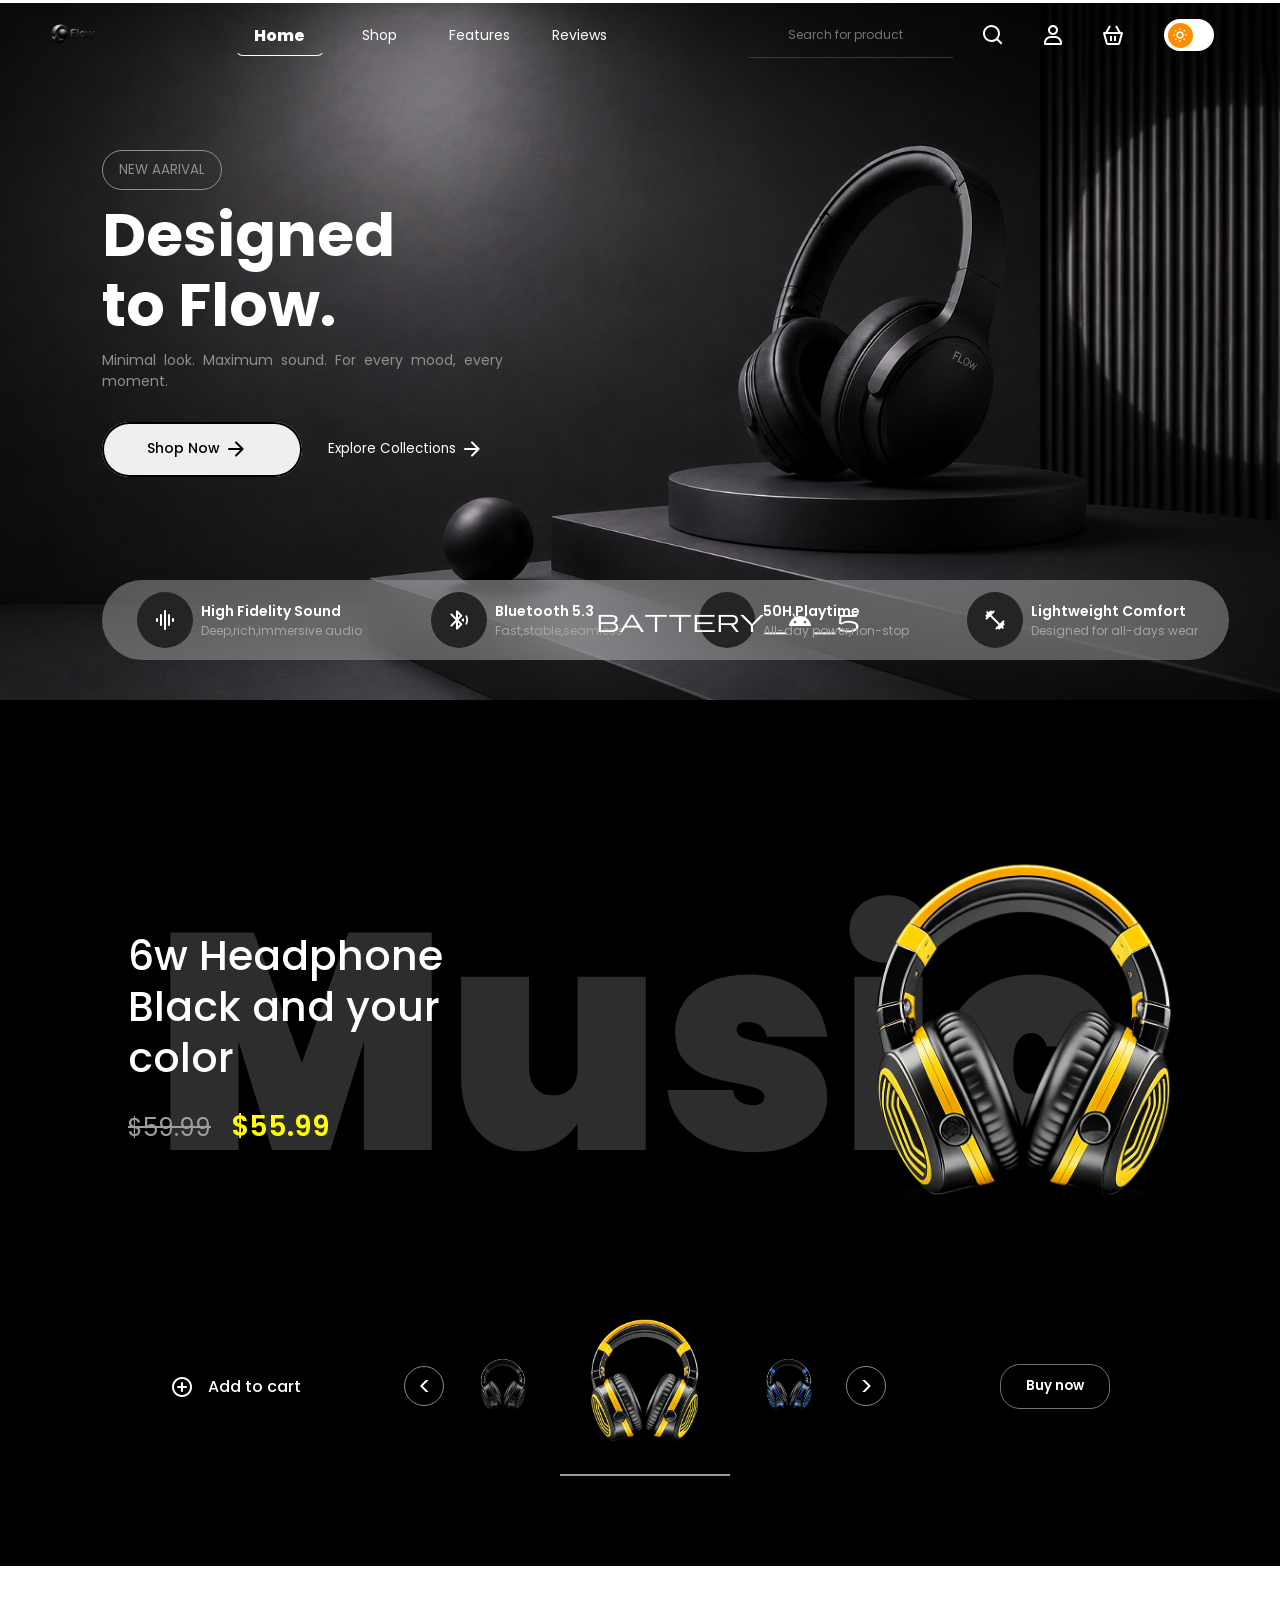
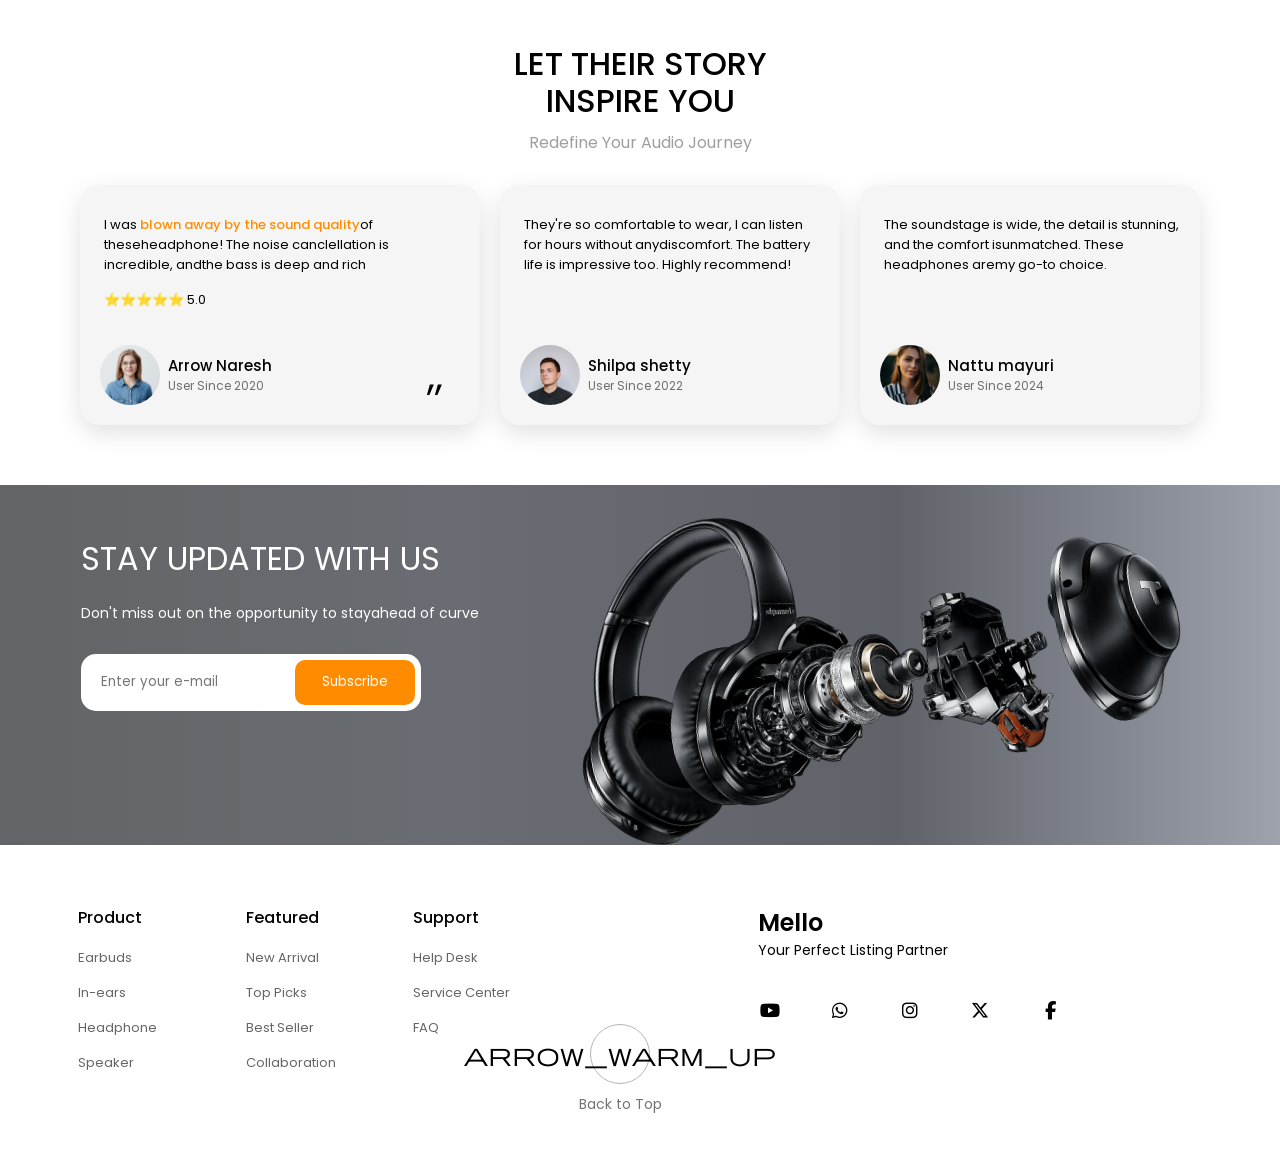
<file: index.html>
<!DOCTYPE html>
<html lang="en">
<head>
    <meta charset="UTF-8">
    <meta name="viewport" content="width=device-width, initial-scale=1.0">
    <title>Product Landing Page</title>
    <link rel="stylesheet" href="style.css">
    <link rel="stylesheet" href="https://fonts.googleapis.com/css2?family=Material+Symbols+Rounded:opsz,wght,FILL,GRAD@20..48,100..700,0..1,-50..200" />
    <link rel="stylesheet" href="https://cdnjs.cloudflare.com/ajax/libs/font-awesome/6.7.2/css/all.min.css">
</head>
<body>
    <div id="progress"></div>
    <div id="heroimgouterdiv">
        <header>
            <div id="logodiv"></div>
            <div id="categoryslist">
                <div class="list" id="homediv">Home</div>
                <div class="list">Shop</div>
                <div class="list">Features</div>
                <div class="list">Reviews</div>
            </div>
            <div id="icondiv">
                <input type="text" placeholder="Search for product" id="fieldtext">

                <div class="icons"><svg  xmlns="http://www.w3.org/2000/svg" width="24" height="24"  fill="currentColor" viewBox="0 0 24 24" ><path d="M10.5 19c1.98 0 3.81-.69 5.25-1.83L20 21.42l1.41-1.41-4.25-4.25a8.47 8.47 0 0 0 1.83-5.25c0-4.69-3.81-8.5-8.5-8.5S2 5.81 2 10.5 5.81 19 10.5 19m0-15c3.58 0 6.5 2.92 6.5 6.5S14.08 17 10.5 17 4 14.08 4 10.5 6.92 4 10.5 4"></path></svg></div>

                <div class="icons"><svg  xmlns="http://www.w3.org/2000/svg" width="24" height="24"  
                fill="currentColor" viewBox="0 0 24 24" ><path d="M12 12c2.76 0 5-2.24 5-5s-2.24-5-5-5-5 2.24-5 5 2.24 5 5 5m0-8c1.65 0 3 1.35 3 3s-1.35 3-3 3-3-1.35-3-3 1.35-3 3-3M4 22h16c.55 0 1-.45 1-1v-1c0-3.86-3.14-7-7-7h-4c-3.86 0-7 3.14-7 7v1c0 .55.45 1 1 1m6-7h4c2.76 0 5 2.24 5 5H5c0-2.76 2.24-5 5-5"></path></svg></div>

                <div class="icons"><svg  xmlns="http://www.w3.org/2000/svg" width="24" height="24"   fill="currentColor" viewBox="0 0 24 24" >
                <path d="M2.21 9.39c-.19.25-.25.57-.17.87l2.8 10.26c.24.87 1.03 1.47 1.93 1.47h10.47c.9 0 1.69-.61 1.93-1.47l2.8-10.26c.08-.3.02-.62-.17-.87a.99.99 0 0 0-.79-.39h-1.42l-3.71-6.5-1.74.99 3.15 5.5H6.72l3.15-5.5-1.74-.99L4.42 9H3a1 1 0 0 0-.79.39M17.24 20H6.76l-2.45-9h15.38z"></path><path d="M9 13h2v5H9zm4 0h2v5h-2z"></path></svg><div class="addtocartcount"><p id="itemcount"></p></div></div>
        </div>
            <div id="toggleBtndiv">
                <div id="toggleBtn">
                    <div class="suniconnill" id="suniconBtn"><svg  xmlns="http://www.w3.org/2000/svg" width="18" height="18"  
                    fill="currentColor" viewBox="0 0 24 24"  
                    transform="scale(-1,1) rotate(270)">
                   <path d="M6.99 12c0 2.76 2.25 5.01 5.01 5.01s5.01-2.25 5.01-5.01S14.76 6.99 12 6.99 6.99 9.24 6.99 12M12 8.99c1.66 0 3.01 1.35 3.01 3.01s-1.35 3.01-3.01 3.01S8.99 13.66 8.99 12 10.34 8.99 12 8.99M13 19h-2v2h2zM11 5h2V3h-2zm-8 6h2v2H3zm16 0h2v2h-2zM4.93 17.66l.71.7.7.71.71-.71.71-.7-.71-.71-.71-.71-.7.71zM17.66 4.93l-.71.71-.71.7.71.71.71.71.7-.71.71-.71-.71-.7zM4.93 6.34l.71.71.7.71.71-.71.71-.71-.71-.7-.71-.71-.7.71zm12.73 12.73.7-.71.71-.7-.71-.71-.7-.71-.71.71-.71.71.71.7z"></path></svg></div>

                    <div class="mooniconnill" id="mooniconBtn"><svg  xmlns="http://www.w3.org/2000/svg" width="16" height="16"  
                    fill="currentColor" viewBox="0 0 24 24"  
                    transform="scale(-1,1) rotate(270)">
                    <path d="M12.2 22c4.53 0 8.45-2.91 9.76-7.24a1.002 1.002 0 0 0-1.25-1.25c-.78.23-1.58.35-2.38.35-4.52 0-8.2-3.68-8.2-8.2 0-.8.12-1.6.35-2.38.11-.35.01-.74-.25-1s-.64-.36-1-.25A10.17 10.17 0 0 0 2 11.8C2 17.42 6.57 22 12.2 22M8.18 4.65c-.03.34-.05.68-.05 1.02 0 5.62 4.57 10.2 10.2 10.2.34 0 .68-.02 1.02-.05C17.93 18.38 15.23 20 12.2 20 7.68 20 4 16.32 4 11.8a8.15 8.15 0 0 1 4.18-7.15"></path></svg></div>
                </div>
            </div>
        </header>
        <div id="heroimageinfo">
            <button id="newaarivalBtn"> NEW AARIVAL</button>
            <h1>Designed<br> to Flow.</h1>
            <p>Minimal look. Maximum sound. For every mood, every moment.</p>
            <div id="buttonsDiv">
                <button id="shownowBtn" class="heroBtn">
                    <span class="text">Shop Now</span>
                    <span class="material-symbols-rounded arrow">arrow_forward</span>
                </button>
                <button id="explorecollections" class="heroBtn">
                    <span class="text">Explore Collections</span>
                    <span class="material-symbols-rounded arrow">arrow_forward</span>
                </button>
            </div>
        </div>
        <div id="featuresdiv">
            <div class="iconfeatures">
                <div class="featuresicondiv"><span class="material-symbols-rounded">graphic_eq</span></div>
                <div class="featuresmatter">
                    <p class="featureheading">High Fidelity Sound</p>
                    <p class="submatter">Deep,rich,immersive audio</p>
                </div>
            </div>
            <div class="iconfeatures">
                <div class="featuresicondiv"><span class="material-symbols-rounded">bluetooth_searching</span></div>
                <div class="featuresmatter">
                    <p class="featureheading">Bluetooth 5.3</p>
                    <p class="submatter">Fast,stable,seamless</p>
                </div>
            </div>
            <div class="iconfeatures">
                <div class="featuresicondiv"><span class="material-symbols-rounded">battery_android_5</span></div>
                <div class="featuresmatter">
                    <p class="featureheading">50H Playtime</p>
                    <p class="submatter">All-day power,non-stop</p>
                </div>
            </div>
            <div class="iconfeatures">
                <div class="featuresicondiv"><span class="material-symbols-rounded">fitness_center</span></div>
                <div class="featuresmatter">
                    <p class="featureheading">Lightweight Comfort</p>
                    <p class="submatter">Designed for all-days wear</p>
                </div>
            </div>
        </div>
    </div>
    <div id="secondheroimgouterdiv">
        <div id="textcolorinfodiv"><p id="headsetcolor">6w Headphone<br>Black and your color</p>
            <span id="price">$59.99</span><span id="originalprice">$55.99</span>
        </div>
        <div id="musicbigtextdiv">
            <p id="musictext">Music</p>
        </div>
        <div id="secondheadsetdiv"></div>
        <div id="headsettypesdiv">
            <div class="typesinnerdivs" id="listitems">
                <p id="addtocart"><span class="material-symbols-rounded">add_circle</span>
                <span>Add to cart</span></p></div>
            <div class="typesinnerdivs" id="centertypediv">
                <button class="leftandrightBtn" id="leftsideBtn">&lt;</button>
                <div class="smallimagsdiv" id="leftsideimage"></div>
                <div class="smallimagsdiv" id="centertypeimage"></div>
                <div class="smallimagsdiv"  id="rightsideimg"></div>
                <button class="leftandrightBtn" id="rightsideBtn">&gt;</button>
            </div>
            <div class="typesinnerdivs"><button id="buynowBtnredict">Buy now</button></div>
        </div>
        <div id="reviewouterdiv">
            <div id="theirstorydiv"><p id="letstory">LET THEIR STORY<br>INSPIRE YOU</p>
                <p id="redefine">Redefine Your Audio Journey</p></div>
            <div id="reviewcontentdiv">
                <div id="leftsidereview" class="peoplediv">
                    <div class="contenttext"><p class="reviewtaxt1">I was <span id="higlet">blown away by the sound quality</span>of these<br>headphone!
                         The noise canclellation is incredible, and<br>the bass is deep and rich</p>
                        <p id="rating">⭐⭐⭐⭐⭐ 5.0</p></div>
                    <div class="persondiv">
                        <div id="profilediv"></div>
                        <div class="namediv">
                            <p class="Username">Arrow Naresh</p><p class="usertime">User Since 2020</p></div>
                        <div class="personinnerdivs" id="colondiv">,,</div>
                    </div>
                </div>
                <div id="centersidereview" class="peoplediv">
                    <div class="contenttext"><p class="reviewtaxt1">They're so comfortable to wear, I can listen for hours without any<br>discomfort. The battery life is impressive too. Highly recommend!</p></div>
                    <div class="persondiv">
                        <div id="profilediv2"></div>
                        <div class="namediv">
                        <p class="Username">Shilpa shetty</p><p class="usertime">User Since 2022</p>
                        </div></div>
                </div>
                <div id="rightsidereview" class="peoplediv">
                    <div class="contenttext"><p class="reviewtaxt1">The soundstage is wide, the detail is stunning, and the comfort is<br>unmatched. These headphones are<br>my go-to choice.</p></div>
                    <div class="persondiv">
                        <div id="profilediv3"></div>
                        <div class="namediv">
                        <p class="Username">Nattu mayuri</p><p class="usertime">User Since 2024</p>
                        </div>
                    </div>
                </div>
            </div>
        </div>
        <div id="stayupdateddiv">
            <div id="emaildiv">
                <p id="staypara">STAY UPDATED WITH US</p>
                <p id="donotmisspara">Don't miss out on the opportunity to stay<br>ahead of curve</p>
                <div id="emailandbtndiv"><input type="email" placeholder="Enter your e-mail" id="bottomemail">
                       <button id="bottomBtn">Subscribe</button></div>
            </div>
            <div id="partsdiv"></div>
        </div>
        <footer>
            <div  class="footerboxes" id="footerinfodiv">
                <div class="footerinnerinfo">
                    <p class="productfeaturesupport">Product</p>
                    <ul class="listitems">
                        <a href=""><li>Earbuds</li></a>
                        <a href=""><li>In-ears</li></a>
                        <a href=""><li>Headphone</li></a>
                        <a href=""><li>Speaker</li></a>
                    </ul>
                </div>
                <div class="footerinnerinfo">
                    <p class="productfeaturesupport">Featured</p>
                    <ul class="listitems">
                        <a href=""><li>New Arrival</li></a>
                        <a href=""><li>Top Picks</li></a>
                        <a href=""><li>Best Seller</li></a>
                        <a href=""><li>Collaboration</li></a>
                    </ul>
                </div>
                <div class="footerinnerinfo">
                    <p class="productfeaturesupport">Support</p>
                    <ul class="listitems">
                        <a href=""><li>Help Desk</li></a>
                        <a href=""><li>Service Center</li></a>
                        <a href=""><li>FAQ</li></a>
                    </ul>
                </div>
            </div>
            <div  class="footerboxes" id="backtotop">
                <div id="returntotop"><span class="material-symbols-rounded">arrow_warm_up</span></div>
                <p id="backtotoptext">Back to Top</p>
            </div>
            <div  class="footerboxes" id="socialmediadiv">
                <div id="mellotextdiv">
                    <p id="mellotext">Mello</p>
                    <p id="perfect">Your Perfect Listing Partner</p>
                </div>
                <div id="socialiconsdivs">
                    <div class="iconssocial"><i class="fa-brands fa-youtube"></i></div>
                    <div class="iconssocial"><i class="fa-brands fa-whatsapp"></i></div>
                    <div class="iconssocial"><i class="fa-brands fa-instagram"></i></div>
                    <div class="iconssocial"><i class="fa-brands fa-x-twitter"></i></div>
                    <div class="iconssocial"><i class="fa-brands fa-facebook-f"></i></div>
                </div>
            </div>
        </footer>
    </div>
<script src="script.js"></script>
</body>
</html>
</file>
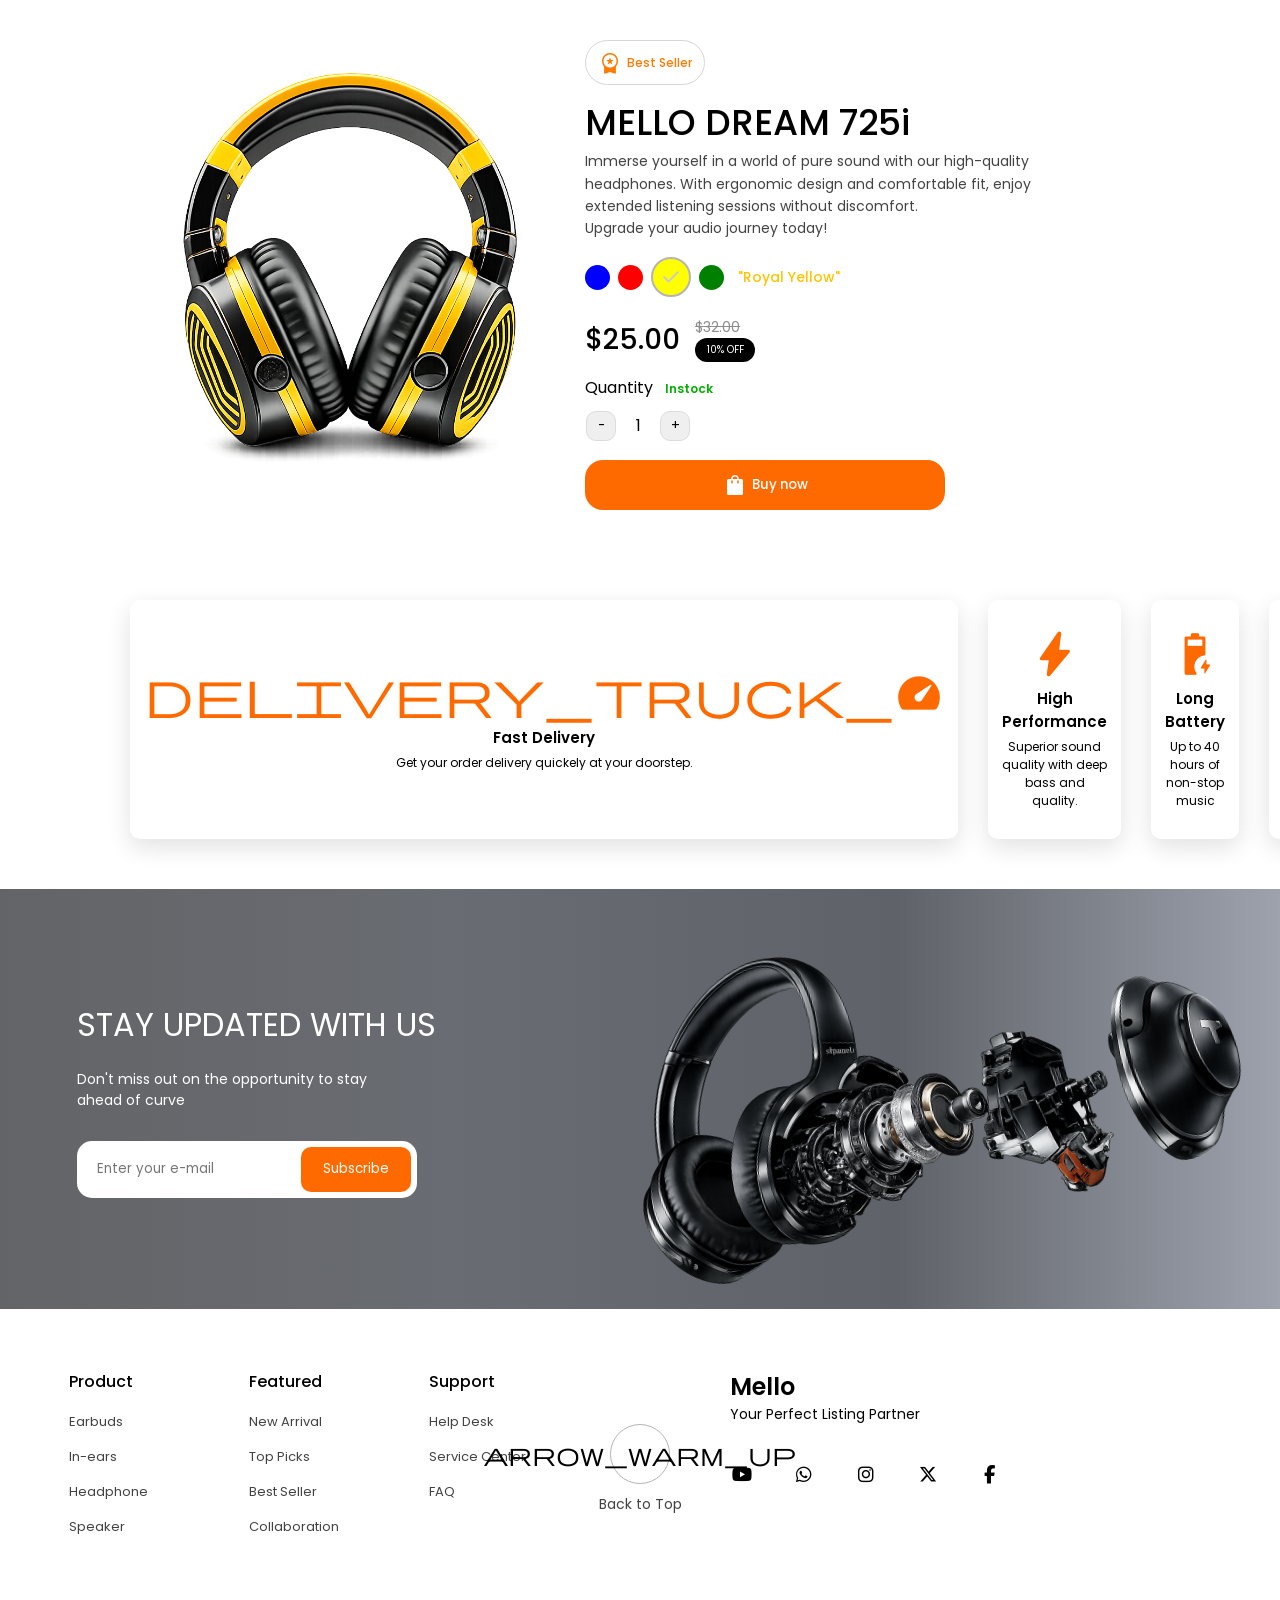
<file: mello-landing/landing index.html>
<!DOCTYPE html>
<html lang="en">
<head>
    <meta charset="UTF-8">
    <meta name="viewport" content="width=device-width, initial-scale=1.0">
    <title>Buy Page</title>
    <link rel="stylesheet" href="landing style.css">
    <link rel="stylesheet" href="https://fonts.googleapis.com/css2?family=Material+Symbols+Rounded:opsz,wght,FILL,GRAD@20..48,100..700,0..1,-50..200" />
    <link rel="stylesheet" href="https://cdnjs.cloudflare.com/ajax/libs/font-awesome/6.7.2/css/all.min.css">
</head>
<body>
    <div id="progress"></div>
<div id="buyimgdiv">
  <div id="mainimgdiv"></div>
  <div id="imginfo">
    <div id="bestseller"><span class="material-symbols-rounded">workspace_premium</span><span id="bestsellertext">Best Seller</span></div>
    <p id="mellodreamtext">MELLO DREAM 725i</p>
    <p id="subtextofinfo">Immerse yourself in a world of pure sound with our high-quality<br>headphones. With ergonomic design and comfortable fit, enjoy<br>extended listening sessions without discomfort.<br>Upgrade your audio journey today!</p>
    <div id="colorBtnsdiv">
        <div class="bluecolorBtn"></div>
        <div class="redcolorBtn"></div>
        <div class="yellowcolorBtn"></div>
        <div class="greencolorBtn"></div>
        <p id="colorname">"Royal Yellow"</p>
    </div>
    <div id="pricediv">
        <p id="originalpricediv">$25.00</p>
        <div id="offerdiv"><p id="cancleprice">$32.00</p><div id="offer">10% OFF</div></div>
    </div>
    <div id="quantitydiv">
        <div id="quantitytext"><span>Quantity</span> <span id="instock">Instock</span></div>
        <div id="buttonsaddlessdiv">
            <div id="leftBtn"><button id="lessBtn">-</button></div>
            <div id="numberscountdiv"><p id="itemcountnum">1</p></div>
            <div id="rightBtn"><button id="addBtn">+</button></div></div>
    </div>
    <button id="buynowBtn"><span class="material-symbols-rounded">shopping_bag</span>Buy now</button>
  </div>
</div>
<div id="featuresouterdiv">
    <div class="featuresinsidediv"><span class="material-symbols-rounded">delivery_truck_speed</span>
        <p class="featuresinfo">Fast Delivery</p><p class="getyourorderpara">Get your order delivery quickely at your doorstep.</p></div>
    <div class="featuresinsidediv"><span class="material-symbols-rounded">bolt</span>
        <p class="featuresinfo">High Performance</p><p class="getyourorderpara">Superior sound quality with deep bass and quality.</p></div>
    <div class="featuresinsidediv"><span class="material-symbols-rounded">battery_charging_90</span>
        <p class="featuresinfo">Long Battery</p><p class="getyourorderpara">Up to 40 hours of<br>non-stop music</p></div>
    <div class="featuresinsidediv"><span class="material-symbols-rounded">safety_check</span>
        <p class="featuresinfo">1 Year Warranty</p><p class="getyourorderpara">We provide 1 year warranty for peace of mind.</p></div>
</div>
<div id="stayupdateddiv">
            <div id="emaildiv">
                <p id="staypara">STAY UPDATED WITH US</p>
                <p id="donotmisspara">Don't miss out on the opportunity to stay<br>ahead of curve</p>
                <div id="emailandbtndiv"><input type="email" placeholder="Enter your e-mail" id="bottomemail">
                       <button id="bottomBtn">Subscribe</button></div>
            </div>
            <div id="partsdiv"></div>
        </div>
        <footer>
            <div  class="footerboxes" id="footerinfodiv">
                <div class="footerinnerinfo">
                    <p class="productfeaturesupport">Product</p>
                    <ul class="listitems">
                        <a href=""><li>Earbuds</li></a>
                        <a href=""><li>In-ears</li></a>
                        <a href=""><li>Headphone</li></a>
                        <a href=""><li>Speaker</li></a>
                    </ul>
                </div>
                <div class="footerinnerinfo">
                    <p class="productfeaturesupport">Featured</p>
                    <ul class="listitems">
                        <a href=""><li>New Arrival</li></a>
                        <a href=""><li>Top Picks</li></a>
                        <a href=""><li>Best Seller</li></a>
                        <a href=""><li>Collaboration</li></a>
                    </ul>
                </div>
                <div class="footerinnerinfo">
                    <p class="productfeaturesupport">Support</p>
                    <ul class="listitems">
                        <a href=""><li>Help Desk</li></a>
                        <a href=""><li>Service Center</li></a>
                        <a href=""><li>FAQ</li></a>
                    </ul>
                </div>
            </div>
            <div  class="footerboxes" id="backtotop">
                <div id="returntotop"><span class="material-symbols-rounded">arrow_warm_up</span></div>
                <p id="backtotoptext">Back to Top</p>
            </div>
            <div  class="footerboxes" id="socialmediadiv">
                <div id="mellotextdiv">
                    <p id="mellotext">Mello</p>
                    <p id="perfect">Your Perfect Listing Partner</p>
                </div>
                <div id="socialiconsdivs">
                    <div class="iconssocial"><i class="fa-brands fa-youtube"></i></div>
                    <div class="iconssocial"><i class="fa-brands fa-whatsapp"></i></div>
                    <div class="iconssocial"><i class="fa-brands fa-instagram"></i></div>
                    <div class="iconssocial"><i class="fa-brands fa-x-twitter"></i></div>
                    <div class="iconssocial"><i class="fa-brands fa-facebook-f"></i></div>
                </div>
            </div>
        </footer>
<script src="landing script.js"></script>
</body>
</html>
</file>
<file: style.css>
@import url('https://fonts.googleapis.com/css2?family=Inter:ital,opsz,wght@0,14..32,100..900;1,14..32,100..900&family=Josefin+Sans:ital,wght@0,100..700;1,100..700&family=Merienda:wght@300..900&family=Montserrat:ital,wght@0,100..900;1,100..900&family=Pixelify+Sans:wght@400..700&family=Poppins:ital,wght@0,100;0,200;0,300;0,400;0,500;0,600;0,700;0,800;0,900;1,100;1,200;1,300;1,400;1,500;1,600;1,700;1,800;1,900&family=Splash&display=swap');

*{
    margin:0px;
    padding: 0px;
    box-sizing: border-box;
    font-family: "Poppins", sans-serif;
}
html{
    -webkit-text-size-adjust: 100%;
}
body{
    overflow-x: hidden;
}

#heroimgouterdiv{
    min-height: 700px;
    width: 100%;
    background-color: black;
    background-image: url("heroimage.png");
    background-position: center;
    background-repeat: no-repeat;
    background-size: cover;
    display: flex;
    flex-direction: column;
    padding-bottom: 40px;
}
header{
    width: 100%;
    min-height: 50px;
    display: flex;
    justify-content: space-between;
    align-items: center;
    flex-wrap: wrap;
    gap: 12px 16px;
    padding: 10px clamp(16px, 4vw, 60px) 0;
}
#logodiv{
    height: 50px;
    width: 50px;
    flex-shrink: 0;
    border-radius: 50%;
    background-image: url("logo.png");
    background-size:cover;
    background-repeat: no-repeat;
    background-position: center;
}
#categoryslist{
    min-height: 50px;
    flex: 1 1 auto;
    display: flex;
    justify-content: center;
    align-items: center;
}
.list{
    height: 42px;
    width: 90px;
    flex-shrink: 0;
    border: 1px solid transparent;
    display: flex;
    justify-content: center;
    align-items: center;
    margin-left: 10px;
    cursor: pointer;
    font-size: 14px;
    color: white;
}
.list:hover{
    border-bottom: 1px solid white;
    border-radius: 8px;
    transition: 0.6s;
    transform: scale(1.1);
}
#homediv{
    border-bottom: 1px solid white;
    border-radius: 8px;
    font-weight: 800;
    font-size: 16px;
}
#icondiv{
    height: 50px;
    width: auto;
    display: flex;
    justify-content: flex-end;
    align-items: center;
}
.icons{
    height: 30px;
    width: 40px;
    flex-shrink: 0;
    display: flex;
    justify-content: center;
    align-items: center;
    margin-left: 20px;
    color: white;
}
.addtocartcount{
    height: 20px;
    width: 24px;
    border-radius: 50%;
    background-color: red;
    position: relative;
    right: 10px;
    bottom: 5px;
    font-size: 10px;
    font-weight: 600;
    display: flex;
    justify-content: center;
    align-items: center;
}
#itemcount{
    position: relative;
    left: 7px;
    top: 2px;
}
.icons svg{
    transition: all 0.3s ease;
    cursor: pointer;
}
.icons:hover svg{
    transform: scale(1.2);
}
#fieldtext{
    height: 45px;
    width: clamp(140px, 16vw, 220px);
    min-width: 0;
    outline: none;
    background-color: transparent;
    border: none;
    border-bottom: 1px solid rgba(92, 92, 92, 0.541);
    color: white;
    padding-left: 40px;
    font-size: 12px;
}
#toggleBtndiv{
    height: 50px;
    width: 80px;
    flex-shrink: 0;
    display: flex;
    justify-content: center;
    align-items: center;
}
#toggleBtn{
    height: 32px;
    width: 50px;
    background-color: white;
    border-radius: 25px;
    display: flex;
    justify-content: space-between;
    align-items: center;
    padding-right: 4px;
    padding-left: 4px;
    cursor: pointer;
}
.suniconnill{
    height: 25px;
    width: 25px;
    background-color: rgb(255, 140, 0);
    border-radius: 50%;
    display: flex;
    justify-content: center;
    align-items: center;
    cursor: pointer;
    color: white;
}
.mooniconnill{
    height: 25px;
    width: 25px;
    background-color: rgb(0, 0, 0);
    border-radius: 50%;
    display: flex;
    justify-content: center;
    align-items: center;
    cursor: pointer;
}
#mooniconBtn svg{
    position: relative;
    left: 5px;
    top: 3px;
}
#heroimageinfo{
    width: 50%;
    max-width: 620px;
    flex: 1 1 auto;
    margin-top: clamp(30px, 7vw, 90px);
    margin-bottom: 40px;
    margin-left: clamp(20px, 8vw, 120px);
}
#newaarivalBtn{
    height: 40px;
    width: 120px;
    outline: none;
    background-color: transparent;
    border: 0.5px solid rgb(143, 143, 143);
    border-radius: 30px;
    color: rgb(143, 143, 143);
    cursor: pointer;
}
#heroimageinfo h1{
    font-size: clamp(38px, 6vw, 60px);
    color: white;
    line-height: 1.17;
    margin-top: 10px;
}
#heroimageinfo p{
    font-size: 14px;
    word-spacing: 4px;
    margin-top: 10px;
    color: rgb(143, 143, 143);
    max-width: 440px;
}
#buttonsDiv{
    display: flex;
    flex-wrap: wrap;
    align-items: center;
    gap: 14px 20px;
    margin-top: 30px;
}
#shownowBtn{
    position: relative;
    overflow: hidden;
    width: 200px;
    max-width: 100%;
    height: 55px;
    box-shadow: inset 0 0 0 2px #000;
    border-radius: 50px;
    font-size: 14px;
    font-weight: 500;
    color: #000;
    cursor: pointer;
}
#shownowBtn span{
    position: relative;
    z-index: 2;
    transition: color 0.3s ease;
}
/* Top part */
#shownowBtn::before{
    content: "";
    position: absolute;
    top: 0;
    left: 0;
    width: 100%;
    height: 60%;
    background: #000;
    transform: scaleX(0);
    transform-origin: left;
    transition: transform 0.3s ease;
}
/* Bottom part */
#shownowBtn::after{
    content: "";
    position: absolute;
    bottom: 0;
    right: 0;
    width: 100%;
    height: 60%;
    background: #000;
    transform: scaleX(0);
    transform-origin: right;
    transition: transform 0.3s ease;
}
@media (hover: hover) and (pointer: fine){
    #shownowBtn:hover::before,
    #shownowBtn:hover::after{
        transform: scaleX(1);
    }
    #shownowBtn:hover span{
        color: #fff;
    }
}
.heroBtn{
    border: none;
}
#explorecollections{
    height: 55px;
    padding: 0 6px;
    background-color: transparent;
    margin: 0px;
    color: #fff;
    cursor: pointer;
}
.material-symbols-rounded{
    font-size: 24px;
    line-height: 1;
    vertical-align: middle;
    margin-right: 10px;
}
#featuresdiv{
    min-height: 80px;
    width: auto;
    background-color: rgb(255, 255, 255,0.3);
    backdrop-filter: blur(30px);
    -webkit-backdrop-filter: blur(30px);
    isolation: isolate;
    position: relative;
    margin-top: auto;
    margin-left: clamp(16px, 8vw, 120px);
    margin-right: clamp(16px, 4vw, 60px);
    display: flex;
    justify-content: space-between;
    align-items: center;
    border-radius: 50px;
    padding: 12px 8px 12px 8px;
}
.iconfeatures{
    flex: 1 1 0;
    min-width: 0;
    display: flex;
    justify-content: center;
    align-items: center;
    gap: 8px;
}
.featuresicondiv{
    height: 56px;
    width: 56px;
    flex-shrink: 0;
    background-color: rgb(36, 36, 36);
    border-radius: 50%;
    display: flex;
    justify-content: center;
    align-items: center;
    padding-left: 11px;
    color: #fff;
}
.featuresmatter{
    flex: 0 1 auto;
    min-width: 0;
}
.featureheading{
    font-size: 14px;
    font-weight: 600;
    color: #fff;
}
.submatter{
    font-size: 12px;
    color: rgb(165, 165, 165);
}

#secondheroimgouterdiv{
    width: 100%;
    background-color: rgb(0, 0, 0);
    padding-top: clamp(50px, 8vw, 100px);
    display: grid;
    grid-template-columns: repeat(2, minmax(0, 1fr));
    align-items: start;
}
#secondheroimgouterdiv > *{
    grid-column: 1 / -1;
}
#textcolorinfodiv{
    grid-area: 1 / 1 / 2 / 2;
    align-self: center;
    position: relative;
    z-index: 2;
    max-width: 500px;
    padding: 0 20px 0 clamp(20px, 10vw, 150px);
    color: #fff;
    line-height: 50px;
}
#musicbigtextdiv{
    grid-area: 1 / 1 / 2 / 3;
    align-self: center;
    position: relative;
    z-index: 0;
    width: 100%;
    display: flex;
    justify-content: center;
    align-items: center;
}
#musictext{
    font-size: clamp(80px, 24vw, 350px);
    line-height: 1.1;
    font-weight: 900;
    color: rgb(91, 91, 91,0.5);
}
#secondheadsetdiv{
    grid-area: 1 / 2 / 2 / 3;
    justify-self: end;
    align-self: center;
    position: relative;
    z-index: 1;
    width: clamp(240px, 38vw, 500px);
    aspect-ratio: 1 / 1;
    margin-right: clamp(10px, 3vw, 40px);
    background-image: url("yellowheadset.png");
    background-repeat: no-repeat;
    background-position: center;
    background-size: cover;
}
#headsetcolor{
    font-size: clamp(26px, 3.2vw, 45px);
    line-height: 1.25;
    font-weight: 500;
}
#price{
    font-size: clamp(18px, 2vw, 24px);
    text-decoration: line-through;
    color: #9e9e9e;
}
#originalprice{
    margin-left: 20px;
    font-size: clamp(20px, 2.2vw, 28px);
    font-weight: 600;
    color: yellow;
}
#textcolorinfodiv #price{
    display: inline-block;
    margin-top: 20px;
}
#headsettypesdiv{
    width: 100%;
    display: flex;
    justify-content: center;
    align-items: center;
    flex-wrap: wrap;
    padding: 0 12px;
}
.typesinnerdivs{
    height: clamp(150px, 18vw, 200px);
    flex: 0 1 250px;
    min-width: 0;
    margin-left: 10px;
    display: flex;
    justify-content: center;
    align-items: center;
    gap: 8px;
}
#centertypediv{
    flex: 0 1 550px;
}
#addtocart{
    font-size: 16px;
    font-weight: 500;
    color: #fff;
    cursor: pointer;
}
.leftandrightBtn{
    height: 40px;
    width: 40px;
    flex-shrink: 0;
    display: flex;
    justify-content: center;
    align-items: center;
    border: 1px solid rgb(137, 137, 137);
    background-color: transparent;
    border-radius: 50%;
    cursor: pointer;
    color: #fff;
    font-size: 24px;
}
.smallimagsdiv{
    height: 70%;
    flex: 1 1 0;
    min-width: 0;
    max-width: 100px;
}
#colorname{
    color: rgb(255, 213, 0);
}
#centertypeimage{
    height: 90%;
    max-width: 170px;
    flex: 1.7 1 0;
    background-image: url("yellowheadset.png");
    background-position: center;
    background-repeat: no-repeat;
    background-size: cover;
    background-position-x: 60%;
    border-bottom: 2px solid rgb(155, 155, 155);
}
#leftsideimage{
    background-image: url("blackHeadset.png");
    background-position: center;
    background-repeat: no-repeat;
    background-size: contain;
}
#rightsideimg{
    background-image: url("BlueHeadset.png");
    background-position: center;
    background-repeat: no-repeat;
    background-size: contain;
}
#buynowBtnredict{
    height: 45px;
    width: 110px;
    background-color: black;
    border-radius: 20px;
    outline: none;
    font-weight: 600;
    cursor: pointer;
    color: #fff;
    border: 1px solid rgb(116, 116, 116);
}

#reviewouterdiv{
    width: 100%;
    background-color: white;
    padding: 70px 20px 60px;
    margin-top: 80px;
}
#theirstorydiv{
    width: 100%;
    padding: 10px 0 20px;
    display: flex;
    flex-direction: column;
    justify-content: center;
    align-items: center;
    text-align: center;
}
#letstory{
    text-align: center;
    font-size: clamp(22px, 3vw, 32px);
    font-weight: 500;
    line-height: 1.15;
}
#redefine{
    font-size: 16px;
    color: #9e9e9e;
    margin-top: 10px;
}
#reviewcontentdiv{
    width: 100%;
    margin-top: 10px;
    display: flex;
    justify-content: center;
    align-items: stretch;
    gap: 20px;
}
.peopledivchange,
.peoplediv{
    flex: 1 1 280px;
    max-width: 340px;
    min-height: 240px;
    border-radius: 20px;
    display: flex;
    flex-direction: column;
    justify-content: space-between;
}
.peopledivchange{
    background-color: rgb(0, 0, 0);
    box-shadow: 0 8px 24px rgba(254, 254, 254, 0.12);
    color: white;
}
.peoplediv{
    background-color: rgb(245, 245, 245);
    box-shadow: 0 8px 24px rgba(0, 0, 0, 0.12);
    color: #000;
}
#leftsidereview{
    flex-basis: 340px;
    max-width: 400px;
}
.contenttext{
    width: 100%;
    border-top-left-radius: 10px;
    border-top-right-radius: 10px;
}
.persondiv{
    width: 100%;
    border-bottom-left-radius: 10px;
    border-bottom-right-radius: 10px;
    display: flex;
    justify-content: flex-start;
    align-items: center;
    padding: 0 20px;
    margin: 16px 0 20px;
}
.reviewtaxt1{
    font-size: 13px;
    padding-top: 30px;
    padding-left: 24px;
    padding-right: 20px;
}
.reviewtaxt1 br,
#donotmisspara br{
    content: " ";
}
#higlet{
    color: rgb(255, 141, 1);
    font-weight: 500;
}
#rating{
    font-size: 13px;
    margin-top: 15px;
    padding-left: 24px;
}
#profilediv,
#profilediv2,
#profilediv3{
    height: 60px;
    width: 60px;
    flex-shrink: 0;
    border-radius: 50%;
    background-position: center;
    background-size: cover;
    background-repeat: no-repeat;
}
#profilediv{
    background-image: url("profile1image.png");
}
#profilediv2{
    background-image: url("profile2image.png");
}
#profilediv3{
    background-image: url("profile3image.png");
}
.namediv{
    min-width: 0;
    margin-left: 8px;
}
.Username{
    font-size: 15px;
    font-weight: 500;
}
.usertime{
    font-size: 12px;
    color: #706f6f;
}
#colondiv{
    margin-left: auto;
    width: 50px;
    flex-shrink: 0;
    font-size: 40px;
    display: flex;
    justify-content: center;
    align-items: center;
}
#stayupdateddiv{
    min-height: 300px;
    width: 100%;
    position: relative;
    z-index: 2;
    background: linear-gradient(90deg,#636467 0%,#696C72 35%,#5F6268 70%,#9da2ad 100%);
    display: flex;
    justify-content: space-between;
    align-items: flex-start;
}
#emaildiv{
    flex: 0 1 460px;
    min-width: 0;
    margin-top: 10px;
    margin-left: clamp(0px, 4vw, 60px);
    padding: 40px 20px 30px 30px;
}
#partsdiv{
    height: auto;
    aspect-ratio: 700 / 360;
    width: min(700px, 55vw);
    flex-shrink: 0;
    position: relative;
    right: 90px;
    background-image: url("partsimage.png");
    background-position: center;
    background-repeat: no-repeat;
    background-size: cover;
    transform: rotate(-10deg);
}
#staypara{
    font-size: clamp(22px, 3vw, 32px);
    color: #fff;
}
#donotmisspara{
    font-size: 14px;
    color: #fff;
    margin-top: 20px;
}
#emailandbtndiv{
    height: 57px;
    width: 100%;
    max-width: 340px;
    background-color: white;
    display: flex;
    justify-content: center;
    align-items: center;
    margin-top: 30px;
    border-radius: 15px;
    padding-right: 6px;
}
#bottomemail{
    flex: 1 1 auto;
    min-width: 0;
    height: 100%;
    padding-left: 20px;
    padding-right: 10px;
    outline: none;
    border: none;
    background: transparent;
    border-radius: 15px;
}
#bottomBtn{
    height: 45px;
    width: 120px;
    flex-shrink: 0;
    border: none;
    background-color: rgb(255, 140, 0);
    color: #fff;
    border-radius: 10px;
    cursor: pointer;
}
footer{
    width: 100%;
    min-height: 310px;
    background-color: #fff;
    color: #000;
    padding: 60px clamp(16px, 3vw, 40px) 20px;
    display: flex;
    justify-content: space-between;
    align-items: stretch;
    gap: 20px;
}
.footerboxes{
    min-width: 0;
}
#footerinfodiv{
    flex: 1 1 40%;
    display: flex;
    justify-content: flex-end;
    align-items: flex-start;
}
#backtotop{
    flex: 0 0 10%;
    min-width: 90px;
    display: flex;
    justify-content: flex-end;
    align-items: center;
    flex-direction: column;
    padding-bottom: 20px;
}
#socialmediadiv{
    flex: 1 1 40%;
    display: flex;
    flex-direction: column;
    justify-content: flex-start;
    align-items: flex-start;
    margin-left: 40px;
}
.footerinnerinfo{
    width: 140px;
    margin-left: 40px;
}
.productfeaturesupport{
    font-size: 16px;
    font-weight: 500;
}
.listitems{
    font-size: 13px;
    line-height: 35px;
    list-style: none;
    text-decoration: none;
    margin-top: 10px;
}
ul a{
    text-decoration: none;
    color: #656565;
}
#returntotop{
    height: 60px;
    width: 60px;
    border: 1px solid rgb(181, 181, 181);
    border-radius: 50%;
    display: flex;
    justify-content: center;
    align-items: center;
    padding-left: 10px;
    cursor: pointer;
}
#backtotoptext{
    font-size: 14px;
    color: #747474;
    margin-top: 10px;
    white-space: nowrap;
}
#socialiconsdivs{
    width: 100%;
    display: flex;
    flex-wrap: wrap;
    justify-content: flex-start;
    align-items: flex-start;
    gap: 10px;
    margin-top: 20px;
}
#mellotextdiv{
    width: 100%;
}
.iconssocial{
    height: 60px;
    width: 60px;
    display: flex;
    justify-content: center;
    align-items: center;
    font-size: 18px;
}
.iconssocial:hover{
    transform: scale(1.4);
    transition: 1s;
    cursor: pointer;
}
#mellotext{
    font-size: 24px;
    font-weight: 600;
    margin-left: 18px;
}
#perfect{
    font-size: 14px;
    margin-left: 18px;
}
#progress{
    position: fixed;
    top: 0px;
    left: 0px;
    z-index: 100;
    background-color: rgb(255, 255, 255);
    height: 3px;
    width: 100%;
    animation: grow linear;
    transform-origin: left;
    animation-timeline: scroll();
}
@keyframes grow{
    from{ transform: scaleX(0); }
    to{ transform: scaleX(1); }
}
#textcolorinfodiv{
    animation: headingmask linear both;
    animation-timeline: view();
    animation-range: entry 0% cover 40%;
}
@keyframes headingmask{
    from{
        opacity: 0;
        filter: blur(10px);
    }
    to{
        opacity: 1;
        filter: blur(0);
    }
}

@media (max-width: 1200px){
    .list{ width: 80px; }
    .icons{ margin-left: 12px; }
    #fieldtext{ width: 160px; }
    #leftsidereview{ flex-basis: 300px; }
    .footerinnerinfo{ width: 120px; margin-left: 24px; }
    #socialmediadiv{ margin-left: 20px; }
    #partsdiv{ right: 40px; }
}

@media (max-width: 1024px){
    #icondiv{ order: 2; margin-left: auto; }
    #toggleBtndiv{ order: 3; width: 70px; }
    #categoryslist{
        order: 4;
        flex: 1 1 100%;
        overflow-x: auto;
        justify-content: center;
        scrollbar-width: none;
    }
    .list:first-child{ margin-left: 0; }

    /* hero */
    #heroimgouterdiv{ background-position: 70% center; }
    #heroimageinfo{ width: 65%; }
    #featuresdiv{
        display: grid;
        grid-template-columns: repeat(2, minmax(0, 1fr));
        gap: 10px 8px;
        border-radius: 32px;
        padding: 14px 12px;
    }
    .iconfeatures{ justify-content: flex-start; padding-left: 8px; }

    /* product row */
    #headsettypesdiv{ gap: 10px 0; }
    #centertypediv{ order: -1; flex: 1 1 100%; margin-left: 0; }
    .typesinnerdivs{ height: auto; min-height: 70px; flex: 1 1 40%; }
    #centertypediv{ height: clamp(150px, 26vw, 200px); }
    .typesinnerdivs:last-child{ margin-left: 0; }

    /* reviews */
    #reviewouterdiv{ margin-top: 60px; }

    #stayupdateddiv{ flex-direction: column; align-items: center; padding-bottom: 20px; }
    #emaildiv{ flex: none; width: 100%; max-width: 520px; margin-left: 0; padding: 40px 24px 10px; }
    #partsdiv{ right: 0; width: min(560px, 88vw); transform: rotate(-6deg); margin: 10px 0 40px; }

    /* footer */
    footer{ flex-direction: column; align-items: flex-start; min-height: 0; padding-top: 50px; gap: 30px; }
    .footerboxes{ width: 100%; }
    #footerinfodiv{ flex: none; justify-content: flex-start; flex-wrap: wrap; gap: 20px 0; }
    .footerinnerinfo{ margin-left: 0; margin-right: 40px; }
    #backtotop{ flex: none; width: auto; min-width: 0; align-items: flex-start; padding-bottom: 0; flex-direction: row; gap: 14px; justify-content: flex-start; }
    #backtotoptext{ margin-top: 0; }
    #socialmediadiv{ flex: none; margin-left: 0; }
}
@media (max-width: 900px){
    #secondheroimgouterdiv{ grid-template-columns: minmax(0, 1fr); }
    #textcolorinfodiv{
        grid-area: 1 / 1;
        max-width: none;
        padding: 0 20px;
        text-align: center;
        margin-bottom: 10px;
    }
    #musicbigtextdiv{ grid-area: 2 / 1; }
    #musictext{ font-size: clamp(80px, 26vw, 200px); }
    #secondheadsetdiv{
        grid-area: 2 / 1;
        justify-self: center;
        width: clamp(220px, 70vw, 380px);
        margin-right: 0;
    }
    #headsetcolor{ line-height: 1.3; }

    #reviewouterdiv{ padding: 50px 16px 50px; margin-top: 40px; }
    #reviewcontentdiv{ flex-direction: column; align-items: center; }
    .peopledivchange, .peoplediv, #leftsidereview{ width: 100%; max-width: 440px; flex: none; }

}

@media (max-width: 768px){
    #heroimgouterdiv{
        min-height: 0;
        background-image: linear-gradient(rgba(0,0,0,0.55), rgba(0,0,0,0.55)), url("heroimage.png");
        background-position: center, 72% center;
        padding-bottom: 28px;
    }
    #heroimageinfo{
        width: auto;
        max-width: none;
        margin: 36px 20px 30px;
    }
    #heroimageinfo p{ word-spacing: 2px; }

    #emailandbtndiv{ margin-left: auto; margin-right: auto; }
    #emaildiv{ text-align: center; }

    .footerinnerinfo{ margin-right: 28px; }
}

@media (max-width: 600px){
    #fieldtext{ display: none; }
    header{ gap: 8px 12px; }
}
@media (max-width: 480px){
    #heroimageinfo h1{ font-size: 40px; }
    #featuresdiv{
        grid-template-columns: minmax(0, 1fr);
        border-radius: 28px;
    }
    #buttonsDiv{ gap: 12px; }
    #shownowBtn{ width: 100%; }
    #explorecollections{ width: 100%; border: 1px solid rgba(255,255,255,0.35); border-radius: 50px; }

    .typesinnerdivs{ gap: 4px; }
    .leftandrightBtn{ height: 34px; width: 34px; font-size: 20px; }
    #centertypediv{ padding: 0 4px; }
    #headsettypesdiv{ padding: 0 8px; }
    .typesinnerdivs{ flex: 1 1 100%; }

    .reviewtaxt1{ padding-left: 20px; padding-right: 16px; }
    #rating{ padding-left: 20px; }
    .persondiv{ padding: 0 16px; }

    #emaildiv{ padding: 36px 16px 10px; }
    #bottomBtn{ width: 100px; }

    .footerinnerinfo{ width: 100px; margin-right: 20px; }
    .iconssocial{ width: 44px; height: 44px; }
    #socialiconsdivs{ gap: 6px; }
}
</file>
<file: mello-landing/landing style.css>
@import url('https://fonts.googleapis.com/css2?family=Inter:ital,opsz,wght@0,14..32,100..900;1,14..32,100..900&family=Josefin+Sans:ital,wght@0,100..700;1,100..700&family=Merienda:wght@300..900&family=Montserrat:ital,wght@0,100..900;1,100..900&family=Pixelify+Sans:wght@400..700&family=Poppins:ital,wght@0,100;0,200;0,300;0,400;0,500;0,600;0,700;0,800;0,900;1,100;1,200;1,300;1,400;1,500;1,600;1,700;1,800;1,900&family=Splash&display=swap');
*{
    margin:0px;
    padding: 0px;
    box-sizing: border-box;
    font-family: "Poppins", sans-serif;
}
html{
    scroll-behavior: smooth;
}
body{
    overflow-x: hidden;
}

/* ================= PRODUCT SECTION ================= */
#buyimgdiv{
    width: 100%;
    max-width: 1200px;
    min-height: 550px;
    margin: 0 auto;
    padding: 0 clamp(16px, 4vw, 60px);
    display: flex;
    justify-content: center;
    align-items: center;
    gap: 3%;
}
#mainimgdiv{
    width: 42%;
    height: 550px;
    flex-shrink: 0;
    background-image: url("yellowimage.png");
    background-position: center;
    background-repeat: no-repeat;
    background-size: cover;
}
#imginfo{
    flex: 1;
    min-width: 0;
    height: auto;
    padding: 20px 0;
}
#bestseller{
    height: 45px;
    width: 120px;
    border-radius: 30px;
    background-color: #ffff;
    display: flex;
    justify-content: center;
    align-items: center;
    gap: 5px;
    color: rgb(255, 123, 0);
    margin-top: 0px;
    border: 1px solid rgb(214, 214, 214);
}
#bestsellertext{
    font-size: 12px;
    font-weight: 500;
}
#mellodreamtext{
    font-size: clamp(26px, 4vw, 36px);
    font-weight: 500;
    margin-top: 10px;
}
#subtextofinfo{
    font-size: 14px;
    color: #434343;
    line-height: 1.6;
}
#colorBtnsdiv{
    min-height: 45px;
    width: 100%;
    margin-top: 15px;
    display: flex;
    flex-wrap: wrap;
    justify-content: start;
    align-items: center;
    gap: 8px;
}
.bluecolorBtn{
    height: 25px;
    width: 25px;
    border-radius: 50%;
    cursor: pointer;
    background-color: blue;
}
.bluecolorBtnstage2{
    height: 40px;
    width: 40px;
    border-radius: 50%;
    cursor: pointer;
    background-color: blue;
    background-image: url("tickicon.png");
    background-position: center;
    background-repeat: no-repeat;
    border: 2px solid rgb(181, 181, 181);
}
.redcolorBtn{
    height: 25px;
    width: 25px;
    border-radius: 50%;
    cursor: pointer;
    background-color: red;
}
.redcolorBtnstage2{
    height: 40px;
    width: 40px;
    border-radius: 50%;
    cursor: pointer;
    background-color: red;
    background-image: url("tickicon.png");
    background-position: center;
    background-repeat: no-repeat;
    border: 2px solid rgb(181, 181, 181);
}
.yellowcolorBtn{
    height: 25px;
    width: 25px;
    border-radius: 50%;
    cursor: pointer;
    background-color: yellow;
}
.yellowcolorBtnstage2{
    height: 40px;
    width: 40px;
    border-radius: 50%;
    cursor: pointer;
    background-color: yellow;
    background-image: url("tickicon.png");
    background-position: center;
    background-repeat: no-repeat;
    border: 2px solid rgb(181, 181, 181);
}
.greencolorBtn{
    height: 25px;
    width: 25px;
    border-radius: 50%;
    cursor: pointer;
    background-color: green;
}
.greencolorstageBtn2{
    height: 40px;
    width: 40px;
    border-radius: 50%;
    cursor: pointer;
    background-color: green;
    background-image: url("tickicon.png");
    background-position: center;
    background-repeat: no-repeat;
    border: 2px solid rgb(181, 181, 181);
}
#colorname{
    font-size: 14px;
    font-weight: 500;
    margin-left: 6px;
}
#pricediv{
    min-height: 50px;
    width: 100%;
    margin-top: 15px;
    display: flex;
    justify-content: start;
    align-items: center;
}
#offerdiv{
    min-width: 90px;
    color: #8d8d8d;
    margin-left: 15px;
}
#cancleprice{
    text-decoration: line-through;
    font-size: 14px;
}
#originalpricediv{
    font-size: 28px;
    font-weight: 500;
}
#offer{
    height: 24px;
    width: 60px;
    font-size: 10px;
    color: #fff;
    background-color: black;
    border-radius: 25px;
    display: flex;
    justify-content: center;
    align-items: center;
}
#quantitydiv{
    min-height: 70px;
    width: 100%;
    flex-direction: column;
    display: flex;
    justify-content: start;
    align-items: start;
    margin-top: 10px;
}
#instock{
    font-size: 12px;
    font-weight: 600;
    color: rgb(3, 175, 3);
    margin-left: 8px;
}
#buttonsaddlessdiv{
    display: flex;
    justify-content: center;
    align-items: center;
    gap: 5px;
    margin-top: 10px;
}
#numberscountdiv{
    height: 32px;
    width: 32px;
    display: flex;
    justify-content: center;
    align-items: center;
}
#rightBtn{
    height: 32px;
    width: 32px;
    display: flex;
    justify-content: center;
    align-items: center;
}
#leftBtn{
    height: 32px;
    width: 32px;
    display: flex;
    justify-content: center;
    align-items: center;
}
#lessBtn{
    height: 30px;
    width: 30px;
    border-radius: 10px;
    border: 1px solid rgb(220, 220, 220);
    cursor: pointer;
}
#addBtn{
    height: 30px;
    width: 30px;
    border-radius: 10px;
    border: 1px solid rgb(220, 220, 220);
    cursor: pointer;
}
#buynowBtn{
    height: 50px;
    width: 100%;
    max-width: 360px;
    background-color: rgb(255, 106, 0);
    color: #fff;
    display: flex;
    justify-content: center;
    align-items: center;
    gap: 5px;
    font-weight: 500;
    border-radius: 18px;
    border: none;
    cursor: pointer;
    margin-top: 15px;
}

/* ================= FEATURES ================= */
#featuresouterdiv{
    width: 100%;
    max-width: 1100px;
    margin: 30px auto 0;
    padding: 20px clamp(16px, 4vw, 40px);
    display: grid;
    grid-template-columns: repeat(4, 1fr);
    gap: 30px;
}
.featuresinsidediv{
    min-height: 200px;
    padding: 20px 14px;
    border-radius: 10px;
    display: flex;
    justify-content: center;
    flex-direction: column;
    align-items: center;
    box-shadow: 0 8px 24px rgba(0, 0, 0, 0.12);
}
.featuresinsidediv span{
    font-size: 50px;
    color: rgb(255, 106, 0);
}
.featuresinfo{
    font-size: 15px;
    font-weight: 550;
    margin-top: 8px;
    text-align: center;
}
.getyourorderpara{
    font-size: 12px;
    text-align: center;
    margin-top: 5px;
}
.material-symbols-rounded {
  font-variation-settings:
    'FILL' 1,
    'wght' 400,
    'GRAD' 0,
    'opsz' 48;
}

/* ================= NEWSLETTER ================= */
#stayupdateddiv{
    min-height: 300px;
    width: 100%;
    background: linear-gradient(90deg,#636467 0%,#696C72 35%,#5F6268 70%,#9da2ad 100%);
    display: flex;
    justify-content: space-between;
    align-items: center;
    margin-top: 30px;
    padding: 30px 0 30px clamp(20px, 6vw, 90px);
    gap: 20px;
    overflow: hidden;
}
#emaildiv{
    flex: 0 1 430px;
    min-width: 0;
}
#partsdiv{
    flex: 1 1 0;
    min-width: 0;
    max-width: 700px;
    aspect-ratio: 700 / 360;
    background-image: url("partsimage.png");
    background-position: center;
    background-repeat: no-repeat;
    background-size: cover;
    transform: rotate(-10deg) translateX(-30px);
}
#staypara{
    font-size: clamp(22px, 3.2vw, 32px);
    color: #fff;
}
#donotmisspara{
    font-size: 14px;
    color: #fff;
    margin-top: 20px;
}
#emailandbtndiv{
    height: 57px;
    width: 100%;
    max-width: 340px;
    background-color: white;
    display: flex;
    justify-content: space-between;
    align-items: center;
    margin-top: 30px;
    padding-right: 6px;
    border-radius: 15px;
}
#bottomemail{
    flex: 1;
    min-width: 0;
    padding-left: 20px;
    outline: none;
    border: none;
    padding-right: 10px;
}
#bottomBtn{
    height: 45px;
    width: 110px;
    flex-shrink: 0;
    border: none;
    background-color: rgb(255, 106, 0);
    color: #fff;
    border-radius: 10px;
    cursor: pointer;
}

/* ================= FOOTER ================= */
footer{
    width: 100%;
    max-width: 1300px;
    margin: 60px auto 0;
    padding: 0 clamp(16px, 3vw, 40px) 40px;
    display: flex;
    justify-content: space-between;
    align-items: center;
    gap: 30px;
}
.footerboxes{
    min-height: 200px;
}
#footerinfodiv{
    flex: 1 1 40%;
    display: flex;
    justify-content: end;
    align-items: flex-start;
    gap: 40px;
}
#backtotop{
    flex: 0 0 auto;
    display: flex;
    justify-content: center;
    align-items: center;
    flex-direction: column;
}
#socialmediadiv{
    flex: 1 1 40%;
    display: flex;
    flex-direction: column;
    justify-content: start;
    align-items: start;
}
.footerinnerinfo{
    width: 140px;
}
.productfeaturesupport{
     font-size: 16px;
     font-weight: 500;
}
.listitems{
    font-size: 13px;
    line-height: 35px;
    list-style: none;
    text-decoration: none;
    margin-top: 10px;
}
ul a{
    text-decoration: none;
    color: #424242;
}
ul a:hover{
    color: rgb(255, 106, 0);
}
#returntotop{
    height: 60px;
    width: 60px;
    border: 1px solid rgb(181, 181, 181);
    border-radius: 50%;
    display: flex;
    justify-content: center;
    align-items: center;
    cursor: pointer;
}
#backtotoptext{
    font-size: 14px;
    color: #424242;
    margin-top: 10px;
}
#socialiconsdivs{
    width: 100%;
    display: flex;
    flex-wrap: wrap;
    justify-content: start;
    align-items: start;
    gap: 2px;
    margin-top: 20px;
}
#mellotextdiv{
    width: 100%;
}
.iconssocial{
    height: 60px;
    width: 60px;
    display: flex;
    justify-content: center;
    align-items: center;
    font-size: 18px;
}
.iconssocial:hover{
    transform: scale(1.4);
    transition: 1s;
    cursor: pointer;
}
#mellotext{
    font-size: 24px;
    font-weight: 600;
    margin-left: 18px;
}
#perfect{
    font-size: 14px;
    margin-left: 18px;
}

/* ================= SCROLL PROGRESS BAR ================= */
#progress {
    position: fixed;
    top: 0;
    left: 0;
    width: 100%;
    height: 4px;
    z-index: 99999;
    background-color: yellow;
    transform-origin: left;
    transform: scaleX(0);
    animation: grow  linear;
    animation-timeline: scroll();
}
@keyframes grow {
    from {
        transform: scaleX(0);
    }
    to {
        transform: scaleX(1);
    }
}

/* =====================================================
   RESPONSIVE
   ===================================================== */

/* Small laptops */
@media (max-width: 1100px){
    #featuresouterdiv{
        gap: 20px;
    }
    #footerinfodiv{
        gap: 10px;
    }
}

/* Tablets */
@media (max-width: 900px){
    #buyimgdiv{
        flex-direction: column;
        gap: 10px;
        padding-top: 20px;
        padding-bottom: 10px;
    }
    #mainimgdiv{
        width: 100%;
        max-width: 480px;
        height: auto;
        aspect-ratio: 1 / 1;
    }
    #imginfo{
        width: 100%;
        max-width: 560px;
        flex: none;
    }
    #featuresouterdiv{
        grid-template-columns: repeat(2, 1fr);
    }

    #stayupdateddiv{
        flex-direction: column;
        align-items: flex-start;
        padding: 40px clamp(20px, 6vw, 60px) 0;
        gap: 10px;
    }
    #emaildiv{
        flex: none;
        width: 100%;
    }
    #partsdiv{
        flex: none;
        width: 110%;
        max-width: 600px;
        align-self: center;
        margin-bottom: -30px;
        transform: rotate(-8deg);
    }

    footer{
        flex-wrap: wrap;
        justify-content: center;
        row-gap: 40px;
    }
    .footerboxes{
        min-height: 0;
    }
    #footerinfodiv{
        flex: 1 1 100%;
        justify-content: space-between;
    }
    #backtotop{
        order: 3;
    }
    #socialmediadiv{
        flex: 1 1 auto;
    }
}

/* Phones */
@media (max-width: 600px){
    #featuresouterdiv{
        gap: 14px;
    }
    .featuresinsidediv{
        min-height: 170px;
        padding: 16px 10px;
    }
    .featuresinsidediv span{
        font-size: 42px;
    }
    .featuresinfo{
        font-size: 14px;
    }
    #partsdiv{
        width: 120%;
        margin-bottom: -20px;
    }
    footer{
        flex-direction: column;
        align-items: flex-start;
    }
    #footerinfodiv{
        flex-wrap: wrap;
        row-gap: 24px;
        justify-content: flex-start;
    }
    .footerinnerinfo{
        width: auto;
        flex: 1 1 40%;
    }
    #backtotop{
        align-self: center;
    }
    #socialmediadiv{
        width: 100%;
    }
    .iconssocial{
        height: 52px;
        width: 52px;
    }
}

/* Very small phones */
@media (max-width: 380px){
    #featuresouterdiv{
        grid-template-columns: 1fr;
    }
    #emailandbtndiv{
        height: auto;
        flex-direction: column;
        padding: 8px;
        gap: 8px;
    }
    #bottomemail{
        height: 40px;
        width: 100%;
    }
    #bottomBtn{
        width: 100%;
    }
}

@media (prefers-reduced-motion: reduce){
    html{
        scroll-behavior: auto;
    }
    .iconssocial:hover{
        transition: none;
    }
}
</file>
